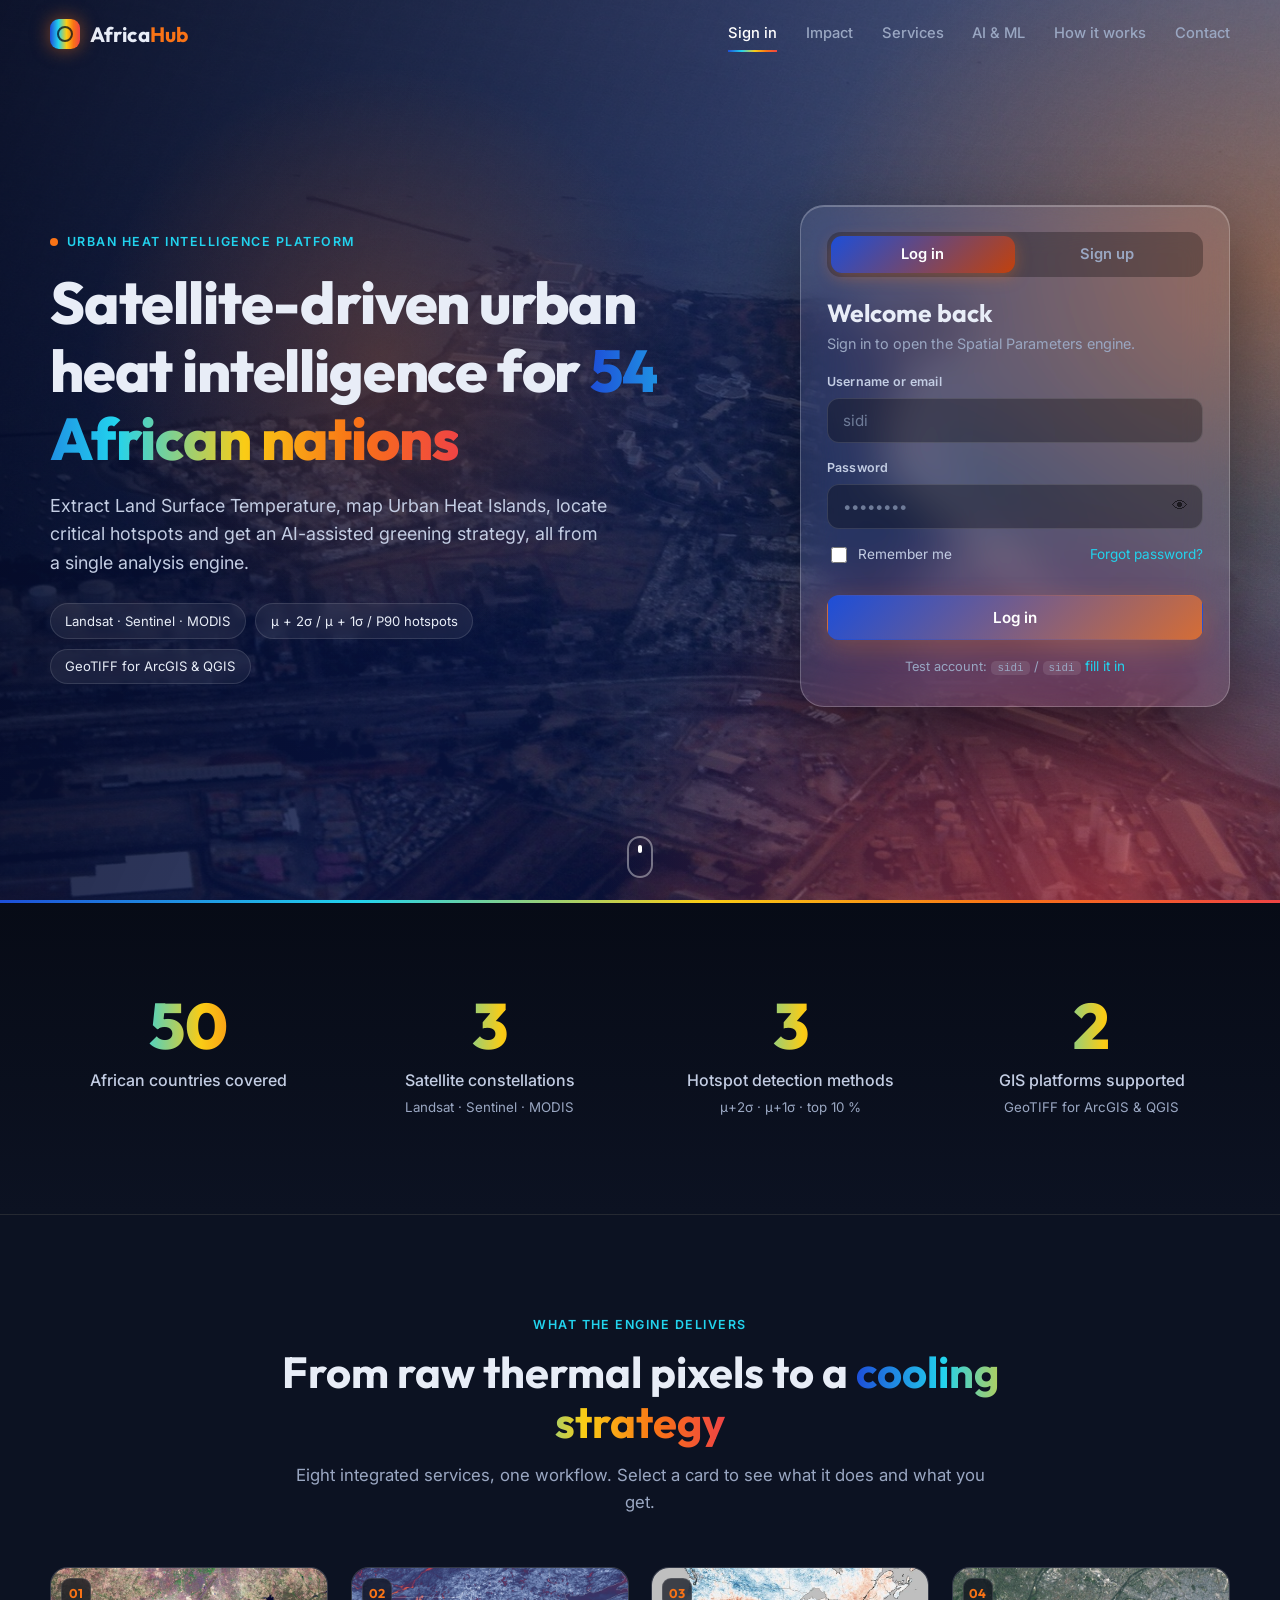
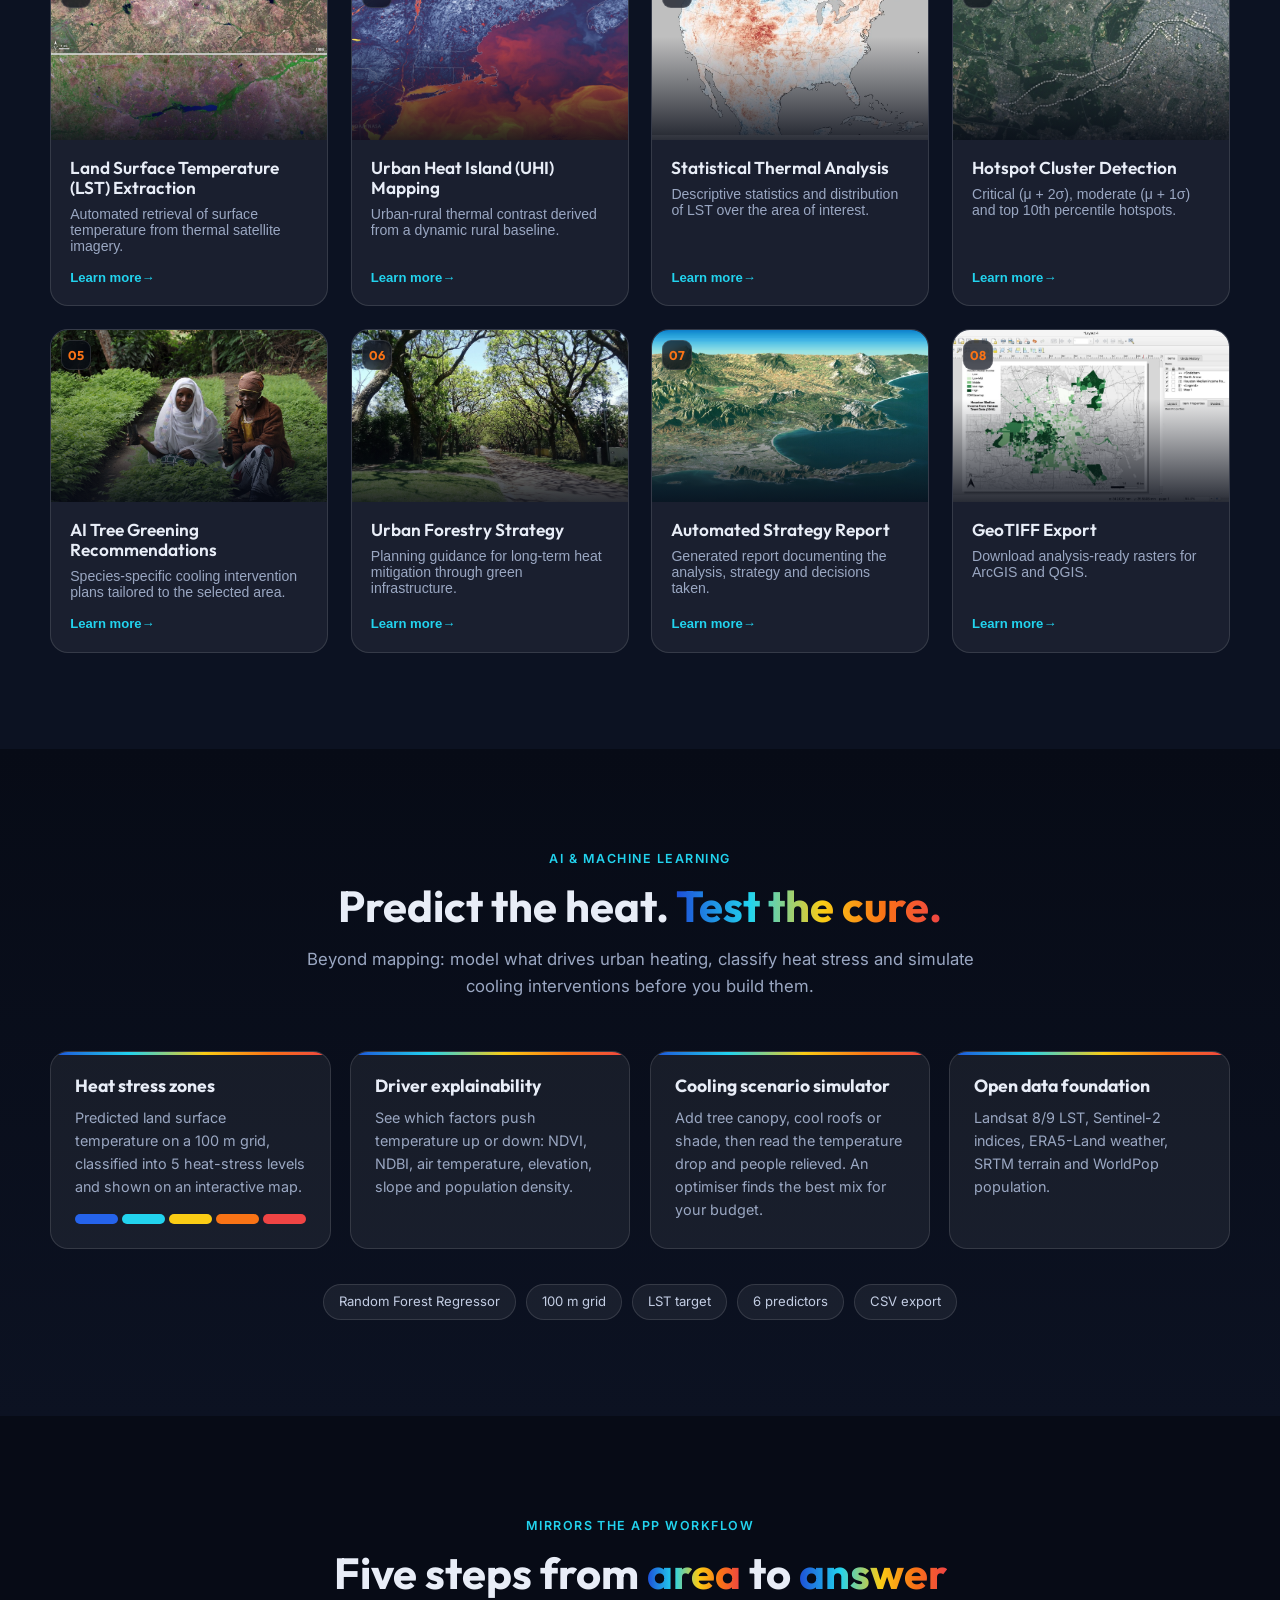
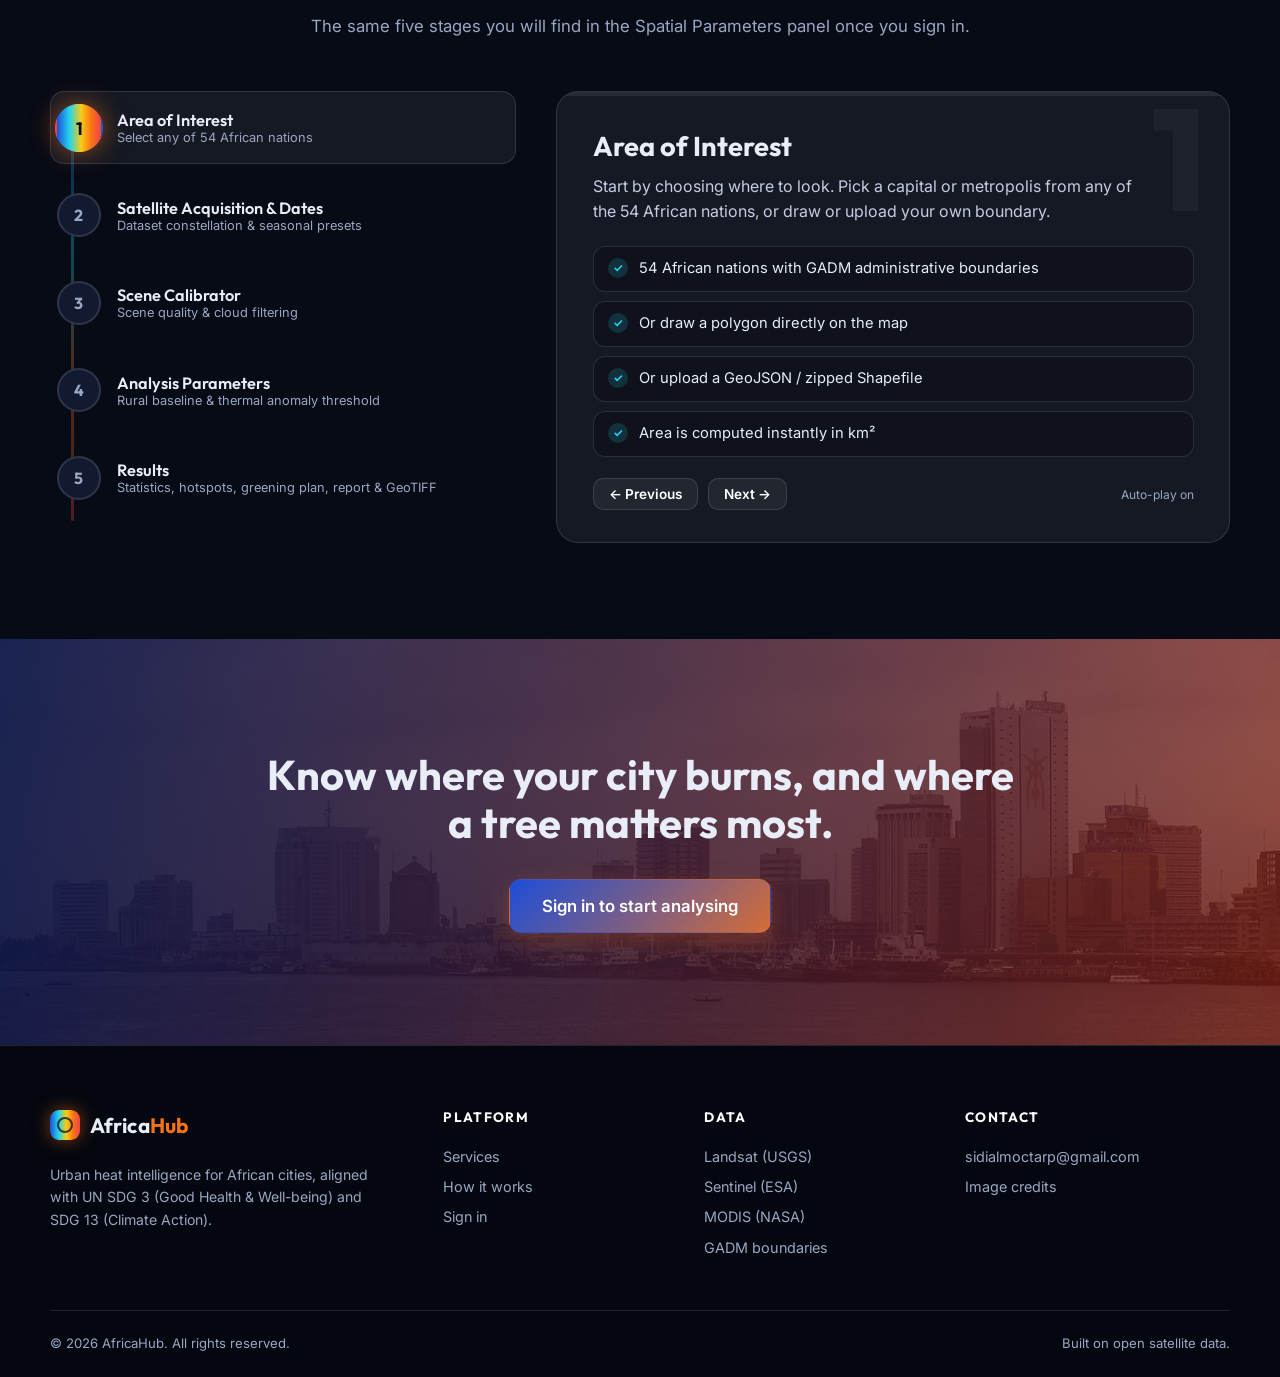
<file: index.html>
<!DOCTYPE html>
<html lang="en">
<head>
  <meta charset="UTF-8">
  <meta name="viewport" content="width=device-width, initial-scale=1.0">
  <title>AfricaHub | Urban Heat Intelligence Platform</title>
  <meta name="description" content="Satellite-driven urban heat intelligence for 54 African nations: LST, UHI mapping, hotspot detection, AI greening plans and GeoTIFF export.">

  <link rel="preconnect" href="https://fonts.googleapis.com">
  <link rel="preconnect" href="https://fonts.gstatic.com" crossorigin>
  <link href="https://fonts.googleapis.com/css2?family=Outfit:wght@300;400;500;600;700;800&family=Inter:wght@300;400;500;600&display=swap" rel="stylesheet">

  <link rel="stylesheet" href="css/landing.css?v=20261024">
</head>
<body>

  <!-- ====================== STICKY NAVIGATION ====================== -->
  <header class="nav" id="nav">
    <div class="nav-inner">
      <a href="#home" class="brand" aria-label="AfricaHub home">
        <span class="brand-mark"></span>
        <span class="brand-name">Africa<b>Hub</b></span>
      </a>
      <nav class="nav-links" id="nav-links" aria-label="Main">
        <a href="#home" data-spy="home">Sign in</a>
        <a href="#impact" data-spy="impact">Impact</a>
        <a href="#services" data-spy="services">Services</a>
        <a href="#ai" data-spy="ai">AI &amp; ML</a>
        <a href="#how" data-spy="how">How it works</a>
        <a href="#contact" data-spy="contact">Contact</a>
        <a href="app.html" class="btn btn-sm nav-open" id="nav-open" hidden>Open the app →</a>
      </nav>
      <button class="nav-toggle" id="nav-toggle" aria-label="Toggle menu" aria-expanded="false"><span></span><span></span><span></span></button>
    </div>
  </header>

  <!-- ====================== HERO + AUTHENTICATION ====================== -->
  <section class="hero" id="home">
    <div class="hero-bg" id="hero-bg" style="background-image:url('images/login-bg.jpg')"></div>
    <div class="hero-heat"></div>
    <div class="hero-glow" id="hero-glow"></div>

    <div class="hero-inner">
      <div class="hero-copy">
        <span class="eyebrow"><i class="pulse"></i> Urban Heat Intelligence Platform</span>
        <h1>Satellite-driven urban heat intelligence for <span class="heat-text">54 African nations</span></h1>
        <p class="lead">Extract Land Surface Temperature, map Urban Heat Islands, locate critical hotspots and get an AI-assisted greening strategy, all from a single analysis engine.</p>
        <ul class="hero-points">
          <li>Landsat · Sentinel · MODIS</li>
          <li>μ + 2σ / μ + 1σ / P90 hotspots</li>
          <li>GeoTIFF for ArcGIS &amp; QGIS</li>
        </ul>
      </div>

      <!-- Glassmorphism auth card -->
      <div class="auth-card" id="auth-card">
        <div class="auth-tabs" role="tablist">
          <button class="auth-tab active" role="tab" data-tab="login" aria-selected="true">Log in</button>
          <button class="auth-tab" role="tab" data-tab="signup" aria-selected="false">Sign up</button>
          <span class="auth-tab-ink" id="tab-ink"></span>
        </div>

        <div class="auth-panels" id="auth-panels">

          <!-- LOG IN -->
          <form class="auth-panel active" id="login-form" data-panel="login" novalidate autocomplete="on">
            <h2>Welcome back</h2>
            <p class="auth-sub">Sign in to open the Spatial Parameters engine.</p>

            <label class="field">
              <span>Username or email</span>
              <input type="text" id="login-id" autocomplete="username" placeholder="sidi" required>
            </label>
            <label class="field">
              <span>Password</span>
              <div class="pw-wrap">
                <input type="password" id="login-pw" autocomplete="current-password" placeholder="••••••••" required>
                <button type="button" class="pw-eye" data-eye="login-pw" aria-label="Show password">👁</button>
              </div>
            </label>

            <div class="row-between">
              <label class="check"><input type="checkbox" id="login-remember"><span>Remember me</span></label>
              <button type="button" class="link" id="forgot-open">Forgot password?</button>
            </div>

            <div class="form-msg" id="login-msg" role="alert" aria-live="polite"></div>
            <button type="submit" class="btn btn-primary btn-block" id="login-btn"><span class="btn-label">Log in</span><i class="btn-spin"></i></button>
            <p class="hint">Test account: <code>sidi</code> / <code>sidi</code> <button type="button" class="link" id="fill-demo">fill it in</button></p>
          </form>

          <!-- SIGN UP -->
          <form class="auth-panel" id="signup-form" data-panel="signup" novalidate autocomplete="on">
            <h2>Create your account</h2>
            <p class="auth-sub">Free access to the thermal analysis engine.</p>

            <label class="field">
              <span>Username</span>
              <input type="text" id="su-user" autocomplete="username" placeholder="3+ letters, numbers, . _ -">
              <small class="field-msg" id="su-user-msg"></small>
            </label>
            <label class="field">
              <span>Email</span>
              <input type="email" id="su-email" autocomplete="email" placeholder="you@organisation.org">
              <small class="field-msg" id="su-email-msg"></small>
            </label>
            <label class="field">
              <span>Password</span>
              <div class="pw-wrap">
                <input type="password" id="su-pw" autocomplete="new-password" placeholder="Min. 8 characters">
                <button type="button" class="pw-eye" data-eye="su-pw" aria-label="Show password">👁</button>
              </div>
              <div class="meter" aria-hidden="true"><i></i><i></i><i></i><i></i></div>
              <small class="field-msg" id="su-pw-msg">Use 8+ characters with upper/lower case, a number and a symbol.</small>
            </label>
            <label class="field">
              <span>Confirm password</span>
              <div class="pw-wrap">
                <input type="password" id="su-pw2" autocomplete="new-password" placeholder="Repeat password">
                <button type="button" class="pw-eye" data-eye="su-pw2" aria-label="Show password">👁</button>
              </div>
              <small class="field-msg" id="su-pw2-msg"></small>
            </label>

            <div class="form-msg" id="signup-msg" role="alert" aria-live="polite"></div>
            <button type="submit" class="btn btn-primary btn-block" id="signup-btn" disabled><span class="btn-label">Create account</span><i class="btn-spin"></i></button>
          </form>

          <!-- FORGOT PASSWORD -->
          <form class="auth-panel" id="forgot-form" data-panel="forgot" novalidate>
            <h2>Reset password</h2>
            <p class="auth-sub">Enter your account email and we'll send reset instructions.</p>
            <label class="field">
              <span>Email</span>
              <input type="email" id="forgot-email" placeholder="you@organisation.org" autocomplete="email">
            </label>
            <div class="form-msg" id="forgot-msg" role="alert" aria-live="polite"></div>
            <button type="submit" class="btn btn-primary btn-block"><span class="btn-label">Send reset link</span></button>
            <button type="button" class="link center" id="forgot-back">← Back to log in</button>
            <p class="hint">Demo build: no email server is connected, so no message is actually sent.</p>
          </form>

        </div>
      </div>
    </div>

    <a href="#impact" class="scroll-cue" aria-label="Scroll to content"><span></span></a>
  </section>

  <!-- ====================== KEY FIGURES ====================== -->
  <section class="stats" id="impact">
    <div class="wrap">
      <div class="stat-grid">
        <div class="stat reveal">
          <div class="stat-num"><span data-count="54">0</span></div>
          <div class="stat-label">African countries covered</div>
        </div>
        <div class="stat reveal" style="--d:.1s">
          <div class="stat-num"><span data-count="3">0</span></div>
          <div class="stat-label">Satellite constellations<br><small>Landsat · Sentinel · MODIS</small></div>
        </div>
        <div class="stat reveal" style="--d:.2s">
          <div class="stat-num"><span data-count="3">0</span></div>
          <div class="stat-label">Hotspot detection methods<br><small>μ+2σ · μ+1σ · top 10 %</small></div>
        </div>
        <div class="stat reveal" style="--d:.3s">
          <div class="stat-num"><span data-count="2">0</span></div>
          <div class="stat-label">GIS platforms supported<br><small>GeoTIFF for ArcGIS &amp; QGIS</small></div>
        </div>
      </div>
    </div>
  </section>

  <!-- ====================== SERVICES ====================== -->
  <section class="section" id="services">
    <div class="wrap">
      <div class="section-head reveal">
        <span class="eyebrow">What the engine delivers</span>
        <h2>From raw thermal pixels to a <span class="heat-text">cooling strategy</span></h2>
        <p>Eight integrated services, one workflow. Select a card to see what it does and what you get.</p>
      </div>
      <div class="cards" id="cards"><!-- cards injected by js/landing.js from the SERVICES list --></div>
    </div>
  </section>

  <!-- Service detail dialog -->
  <div class="modal" id="svc-modal" aria-hidden="true">
    <div class="modal-card" role="dialog" aria-modal="true" aria-labelledby="svc-title">
      <button class="modal-close" id="svc-close" aria-label="Close">✕</button>
      <div class="modal-img" id="svc-img"></div>
      <div class="modal-body">
        <span class="chip" id="svc-chip"></span>
        <h3 id="svc-title"></h3>
        <p id="svc-desc"></p>
        <ul id="svc-list"></ul>
        <a href="#home" class="btn btn-primary" id="svc-cta">Try it in the app</a>
      </div>
    </div>
  </div>

  <!-- ====================== AI / ML HEAT MODELLING ====================== -->
  <section class="section" id="ai">
    <div class="wrap">
      <div class="section-head reveal">
        <span class="eyebrow">AI &amp; machine learning</span>
        <h2>Predict the heat. <span class="heat-text">Test the cure.</span></h2>
        <p>Beyond mapping: model what drives urban heating, classify heat stress and simulate cooling interventions before you build them.</p>
      </div>
      <div class="ai-grid">
        <article class="ai-card reveal">
          <h3>Heat stress zones</h3>
          <p>Predicted land surface temperature on a 100 m grid, classified into 5 heat-stress levels and shown on an interactive map.</p>
          <div class="ai-ramp"><i style="background:#2563eb"></i><i style="background:#22d3ee"></i><i style="background:#facc15"></i><i style="background:#f97316"></i><i style="background:#ef4444"></i></div>
        </article>
        <article class="ai-card reveal" style="--d:.08s">
          <h3>Driver explainability</h3>
          <p>See which factors push temperature up or down: NDVI, NDBI, air temperature, elevation, slope and population density.</p>
        </article>
        <article class="ai-card reveal" style="--d:.16s">
          <h3>Cooling scenario simulator</h3>
          <p>Add tree canopy, cool roofs or shade, then read the temperature drop and people relieved. An optimiser finds the best mix for your budget.</p>
        </article>
        <article class="ai-card reveal" style="--d:.24s">
          <h3>Open data foundation</h3>
          <p>Landsat 8/9 LST, Sentinel-2 indices, ERA5-Land weather, SRTM terrain and WorldPop population.</p>
        </article>
      </div>
      <div class="ai-chips reveal">
        <span>Random Forest Regressor</span><span>100 m grid</span><span>LST target</span><span>6 predictors</span><span>CSV export</span>
      </div>
    </div>
  </section>

  <!-- ====================== HOW IT WORKS ====================== -->
  <section class="section section-dark" id="how">
    <div class="wrap">
      <div class="section-head reveal">
        <span class="eyebrow">Mirrors the app workflow</span>
        <h2>Five steps from <span class="heat-text">area</span> to <span class="heat-text">answer</span></h2>
        <p>The same five stages you will find in the Spatial Parameters panel once you sign in.</p>
      </div>

      <div class="timeline reveal" id="timeline">
        <ol class="steps" id="steps"></ol>
        <div class="step-panel" id="step-panel" aria-live="polite">
          <div class="step-progress"><i id="step-bar"></i></div>
          <div class="step-panel-body">
            <span class="step-big" id="sp-num">1</span>
            <h3 id="sp-title"></h3>
            <p id="sp-desc"></p>
            <ul id="sp-list"></ul>
            <div class="step-nav">
              <button class="btn btn-ghost btn-sm" id="sp-prev">← Previous</button>
              <button class="btn btn-ghost btn-sm" id="sp-next">Next →</button>
              <span class="step-auto" id="sp-auto">Auto-play on</span>
            </div>
          </div>
        </div>
      </div>
    </div>
  </section>

  <!-- ====================== CALL TO ACTION ====================== -->
  <section class="cta">
    <div class="cta-bg" style="background-image:url('images/city-lagos.jpg')"></div>
    <div class="cta-shade"></div>
    <div class="wrap cta-inner reveal">
      <h2>Know where your city burns, and where a tree matters most.</h2>
      <a href="#home" class="btn btn-primary btn-lg" id="cta-signin">Sign in to start analysing</a>
    </div>
  </section>

  <!-- ====================== FOOTER ====================== -->
  <footer class="footer" id="contact">
    <div class="wrap footer-grid">
      <div>
        <a href="#home" class="brand"><span class="brand-mark"></span><span class="brand-name">Africa<b>Hub</b></span></a>
        <p class="footer-about">Urban heat intelligence for African cities, aligned with UN SDG 3 (Good Health &amp; Well-being) and SDG 13 (Climate Action).</p>
      </div>
      <div>
        <h4>Platform</h4>
        <a href="#services">Services</a>
        <a href="#how">How it works</a>
        <a href="#home">Sign in</a>
      </div>
      <div>
        <h4>Data</h4>
        <a href="https://www.usgs.gov/landsat-missions" target="_blank" rel="noopener">Landsat (USGS)</a>
        <a href="https://sentinel.esa.int/" target="_blank" rel="noopener">Sentinel (ESA)</a>
        <a href="https://modis.gsfc.nasa.gov/" target="_blank" rel="noopener">MODIS (NASA)</a>
        <a href="https://gadm.org/" target="_blank" rel="noopener">GADM boundaries</a>
      </div>
      <div>
        <h4>Contact</h4>
        <a href="mailto:sidialmoctarp@gmail.com">sidialmoctarp@gmail.com</a>
        <a href="images/CREDITS.md" target="_blank" rel="noopener">Image credits</a>
      </div>
    </div>
    <div class="wrap footer-base">
      <span>© <span id="year"></span> AfricaHub. All rights reserved.</span>
      <span>Built on open satellite data.</span>
    </div>
  </footer>

  <!-- Full-screen transition played after a successful login -->
  <div class="enter" id="enter" aria-hidden="true">
    <div class="enter-core">
      <div class="enter-ring"></div>
      <div class="enter-title">Initialising thermal engine</div>
      <div class="enter-sub" id="enter-sub">Authenticating…</div>
    </div>
  </div>

  <script src="js/auth.js?v=20261024"></script>
  <script src="js/landing.js?v=20261024"></script>
</body>
</html>
</file>
<file: css/landing.css>
/* ==========================================================================
   AfricaHub – landing + authentication styles
   Palette: thermal map (deep blue → cyan → orange → red) on a dark base.
   ========================================================================== */

:root {
  --bg: #070b16;
  --bg-2: #0c1222;
  --panel: rgba(255, 255, 255, 0.06);
  --line: rgba(255, 255, 255, 0.12);
  --text: #e8edf7;
  --muted: #9aa7c2;
  --blue: #1d4ed8;
  --cyan: #22d3ee;
  --orange: #f97316;
  --red: #ef4444;
  --ok: #22c55e;
  --heat: linear-gradient(90deg, #1d4ed8 0%, #22d3ee 28%, #facc15 55%, #f97316 78%, #ef4444 100%);
  --radius: 18px;
  --font-head: 'Outfit', system-ui, sans-serif;
  --font-body: 'Inter', system-ui, sans-serif;
  --nav-h: 68px;
}

*, *::before, *::after { box-sizing: border-box; }
html { scroll-behavior: smooth; scroll-padding-top: var(--nav-h); }
body {
  margin: 0; background: var(--bg); color: var(--text);
  font-family: var(--font-body); line-height: 1.6; -webkit-font-smoothing: antialiased;
  overflow-x: hidden;
}
img { max-width: 100%; display: block; }
a { color: inherit; text-decoration: none; }
h1, h2, h3, h4 { font-family: var(--font-head); line-height: 1.15; margin: 0; }
p { margin: 0; }
code { background: rgba(255,255,255,.1); padding: 1px 6px; border-radius: 5px; font-size: .85em; }
.wrap { width: min(1180px, 100% - 32px); margin-inline: auto; }
[hidden] { display: none !important; }

.heat-text { background: var(--heat); -webkit-background-clip: text; background-clip: text; color: transparent; }
.eyebrow {
  display: inline-flex; align-items: center; gap: .55rem; font-size: .78rem; font-weight: 600;
  letter-spacing: .12em; text-transform: uppercase; color: var(--cyan);
}
.pulse { width: 8px; height: 8px; border-radius: 50%; background: var(--orange); box-shadow: 0 0 0 0 rgba(249,115,22,.7); animation: pulse 2s infinite; }
@keyframes pulse { 70% { box-shadow: 0 0 0 10px rgba(249,115,22,0); } 100% { box-shadow: 0 0 0 0 rgba(249,115,22,0); } }

/* ---------- Buttons ---------- */
.btn {
  display: inline-flex; align-items: center; justify-content: center; gap: .5rem;
  padding: .75rem 1.4rem; border-radius: 12px; border: 1px solid transparent;
  font: 600 .95rem var(--font-body); color: #fff; cursor: pointer;
  transition: transform .2s, box-shadow .2s, background .2s, border-color .2s;
}
.btn-primary { background: linear-gradient(135deg, #1d4ed8, #f97316 120%); box-shadow: 0 8px 24px rgba(249,115,22,.25); }
.btn-primary:hover:not(:disabled) { transform: translateY(-2px); box-shadow: 0 12px 30px rgba(249,115,22,.4); }
.btn:disabled { opacity: .5; cursor: not-allowed; }
.btn-ghost { background: var(--panel); border-color: var(--line); }
.btn-ghost:hover { border-color: var(--cyan); }
.btn-sm { padding: .45rem .95rem; font-size: .85rem; border-radius: 10px; }
.btn-lg { padding: 1rem 2rem; font-size: 1.05rem; }
.btn-block { width: 100%; }
.btn-spin { display: none; width: 16px; height: 16px; border: 2px solid rgba(255,255,255,.4); border-top-color: #fff; border-radius: 50%; animation: spin .7s linear infinite; }
.btn.loading .btn-spin { display: inline-block; }
@keyframes spin { to { transform: rotate(360deg); } }
.link { background: none; border: 0; padding: 0; color: var(--cyan); font: inherit; font-size: .85rem; cursor: pointer; }
.link:hover { text-decoration: underline; }
.link.center { display: block; margin: 1rem auto 0; }

/* ---------- Navigation ---------- */
.nav { position: fixed; inset: 0 0 auto 0; height: var(--nav-h); z-index: 50; transition: background .3s, box-shadow .3s, backdrop-filter .3s; }
.nav.scrolled { background: rgba(7,11,22,.82); backdrop-filter: blur(14px); box-shadow: 0 1px 0 var(--line); }
.nav-inner { width: min(1180px, 100% - 32px); height: 100%; margin-inline: auto; display: flex; align-items: center; justify-content: space-between; }
.brand { display: inline-flex; align-items: center; gap: .6rem; }
.brand-mark { width: 30px; height: 30px; border-radius: 9px; background: var(--heat); box-shadow: 0 0 18px rgba(249,115,22,.5); position: relative; }
.brand-mark::after { content: ""; position: absolute; inset: 7px; border-radius: 50%; border: 2px solid rgba(7,11,22,.75); }
.brand-name { font: 700 1.3rem var(--font-head); letter-spacing: .01em; }
.brand-name b { color: var(--orange); font-weight: 700; }
.nav-links { display: flex; align-items: center; gap: 1.8rem; }
.nav-links a:not(.btn) { font-size: .92rem; font-weight: 500; color: var(--muted); position: relative; transition: color .2s; }
.nav-links a:not(.btn)::after { content: ""; position: absolute; left: 0; right: 0; bottom: -6px; height: 2px; background: var(--heat); transform: scaleX(0); transform-origin: left; transition: transform .3s; }
.nav-links a:not(.btn):hover, .nav-links a.active { color: #fff; }
.nav-links a:not(.btn):hover::after, .nav-links a.active::after { transform: scaleX(1); }
.nav-toggle { display: none; width: 42px; height: 42px; background: var(--panel); border: 1px solid var(--line); border-radius: 10px; cursor: pointer; flex-direction: column; gap: 5px; align-items: center; justify-content: center; }
.nav-toggle span { width: 18px; height: 2px; background: #fff; transition: transform .3s, opacity .3s; }
.nav-toggle[aria-expanded="true"] span:nth-child(1) { transform: translateY(7px) rotate(45deg); }
.nav-toggle[aria-expanded="true"] span:nth-child(2) { opacity: 0; }
.nav-toggle[aria-expanded="true"] span:nth-child(3) { transform: translateY(-7px) rotate(-45deg); }

/* ---------- Hero ---------- */
.hero { position: relative; min-height: 100vh; min-height: 100svh; display: flex; align-items: center; padding: calc(var(--nav-h) + 24px) 0 80px; overflow: hidden; isolation: isolate; }
.hero-bg { position: absolute; inset: -8% 0; background-size: cover; background-position: center; z-index: -4; will-change: transform; filter: saturate(.9) contrast(1.05); }
.hero-heat {
  position: absolute; inset: 0; z-index: -3;
  background:
    radial-gradient(60% 70% at 85% 100%, rgba(239,68,68,.55), transparent 65%),
    radial-gradient(55% 60% at 100% 30%, rgba(249,115,22,.35), transparent 70%),
    linear-gradient(115deg, rgba(5,10,35,.94) 0%, rgba(8,20,70,.82) 45%, rgba(10,25,80,.55) 100%);
  animation: heat-drift 14s ease-in-out infinite alternate;
}
@keyframes heat-drift { to { filter: hue-rotate(-14deg) brightness(1.08); } }
.hero-glow { position: absolute; inset: 0; z-index: -2; pointer-events: none; background: radial-gradient(420px circle at var(--mx, 30%) var(--my, 40%), rgba(249,115,22,.22), transparent 70%); transition: background .15s; }
.hero-inner { width: min(1180px, 100% - 32px); margin-inline: auto; display: grid; grid-template-columns: 1.1fr .9fr; gap: 3.5rem; align-items: center; }
.hero-copy h1 { font-size: clamp(2.2rem, 4.6vw, 3.8rem); font-weight: 800; margin: 1rem 0 1.2rem; letter-spacing: -.02em; }
.lead { font-size: 1.12rem; color: #c3cde3; max-width: 560px; }
.hero-points { list-style: none; padding: 0; margin: 1.6rem 0 0; display: flex; flex-wrap: wrap; gap: .6rem; }
.hero-points li { padding: .4rem .9rem; border-radius: 999px; background: var(--panel); border: 1px solid var(--line); font-size: .82rem; backdrop-filter: blur(6px); }
.scroll-cue { position: absolute; bottom: 22px; left: 50%; width: 26px; height: 42px; margin-left: -13px; border: 2px solid rgba(255,255,255,.4); border-radius: 14px; }
.scroll-cue span { position: absolute; top: 7px; left: 50%; width: 4px; height: 8px; margin-left: -2px; border-radius: 2px; background: #fff; animation: cue 1.6s infinite; }
@keyframes cue { 0% { opacity: 1; transform: translateY(0); } 100% { opacity: 0; transform: translateY(14px); } }

/* ---------- Auth card (glassmorphism) ---------- */
.auth-card {
  width: min(430px, 100%); justify-self: end; padding: 1.6rem 1.6rem 1.8rem;
  background: rgba(255,255,255,.08); border: 1px solid rgba(255,255,255,.22);
  border-radius: 24px; backdrop-filter: blur(22px) saturate(140%); -webkit-backdrop-filter: blur(22px) saturate(140%);
  box-shadow: 0 30px 80px rgba(0,0,0,.45), inset 0 1px 0 rgba(255,255,255,.25);
}
.auth-card.shake { animation: shake .45s; }
@keyframes shake { 20%,60% { transform: translateX(-9px); } 40%,80% { transform: translateX(9px); } }
.auth-tabs { position: relative; display: grid; grid-template-columns: 1fr 1fr; padding: 4px; background: rgba(0,0,0,.28); border-radius: 14px; margin-bottom: 1.4rem; }
.auth-tab { position: relative; z-index: 1; padding: .6rem; background: none; border: 0; color: var(--muted); font: 600 .92rem var(--font-body); cursor: pointer; transition: color .3s; }
.auth-tab.active { color: #fff; }
.auth-tab-ink { position: absolute; top: 4px; bottom: 4px; left: 4px; width: calc(50% - 4px); border-radius: 11px; background: linear-gradient(135deg, #1d4ed8, #c2410c); box-shadow: 0 4px 16px rgba(249,115,22,.35); transition: transform .45s cubic-bezier(.65,0,.25,1); }
.auth-tabs.signup .auth-tab-ink { transform: translateX(100%); }
.auth-tabs.hide { display: none; }

.auth-panels { position: relative; transition: height .4s ease; }
.auth-panel { display: none; opacity: 0; transform: translateX(24px); }
.auth-panel.active { display: block; animation: panel-in .45s cubic-bezier(.2,.8,.2,1) forwards; }
.auth-panel.from-left.active { animation-name: panel-in-left; }
@keyframes panel-in { from { opacity: 0; transform: translateX(26px); } to { opacity: 1; transform: none; } }
@keyframes panel-in-left { from { opacity: 0; transform: translateX(-26px); } to { opacity: 1; transform: none; } }
.auth-panel h2 { font-size: 1.55rem; }
.auth-sub { color: var(--muted); font-size: .9rem; margin: .25rem 0 1.1rem; }

.field { display: block; margin-bottom: .95rem; }
.field > span { display: block; font-size: .78rem; font-weight: 600; color: #c3cde3; margin-bottom: .35rem; letter-spacing: .02em; }
.field input[type=text], .field input[type=email], .field input[type=password] {
  width: 100%; padding: .75rem .95rem; color: #fff; font: .95rem var(--font-body);
  background: rgba(0,0,0,.3); border: 1px solid var(--line); border-radius: 12px; outline: none;
  transition: border-color .2s, box-shadow .2s, background .2s;
}
.field input::placeholder { color: #6e7b98; }
.field input:focus { border-color: var(--cyan); box-shadow: 0 0 0 3px rgba(34,211,238,.18); background: rgba(0,0,0,.4); }
.field input.valid   { border-color: var(--ok); }
.field input.invalid { border-color: var(--red); }
.pw-wrap { position: relative; }
.pw-wrap input { padding-right: 2.8rem; }
.pw-eye { position: absolute; right: 6px; top: 50%; transform: translateY(-50%); width: 34px; height: 34px; background: none; border: 0; cursor: pointer; opacity: .6; font-size: 1rem; }
.pw-eye:hover, .pw-eye.on { opacity: 1; }
.field-msg { display: block; min-height: 1.1em; margin-top: .3rem; font-size: .75rem; color: var(--muted); }
.field-msg.bad { color: #fca5a5; }
.field-msg.good { color: #86efac; }

.meter { display: grid; grid-template-columns: repeat(4, 1fr); gap: 5px; margin-top: .5rem; }
.meter i { height: 5px; border-radius: 3px; background: rgba(255,255,255,.14); transition: background .3s; }
.meter[data-s="1"] i:nth-child(-n+1) { background: var(--red); }
.meter[data-s="2"] i:nth-child(-n+2) { background: var(--orange); }
.meter[data-s="3"] i:nth-child(-n+3) { background: #facc15; }
.meter[data-s="4"] i:nth-child(-n+4) { background: var(--ok); }

.row-between { display: flex; justify-content: space-between; align-items: center; margin: .2rem 0 1rem; gap: .5rem; }
.check { display: inline-flex; align-items: center; gap: .5rem; font-size: .85rem; color: #c3cde3; cursor: pointer; }
.check input { accent-color: var(--orange); width: 16px; height: 16px; }
.form-msg { min-height: 0; margin-bottom: .8rem; padding: 0; border-radius: 10px; font-size: .85rem; max-height: 0; overflow: hidden; opacity: 0; transition: all .3s; }
.form-msg.show { max-height: 90px; opacity: 1; padding: .6rem .85rem; }
.form-msg.err { background: rgba(239,68,68,.16); border: 1px solid rgba(239,68,68,.5); color: #fecaca; }
.form-msg.ok  { background: rgba(34,197,94,.14); border: 1px solid rgba(34,197,94,.5); color: #bbf7d0; }
.hint { margin-top: 1rem; text-align: center; font-size: .8rem; color: var(--muted); }

/* ---------- Stats ---------- */
.stats { position: relative; padding: 4.5rem 0; background: linear-gradient(180deg, var(--bg) 0%, var(--bg-2) 100%); border-bottom: 1px solid var(--line); }
.stats::before { content: ""; position: absolute; inset: 0 0 auto 0; height: 3px; background: var(--heat); }
.stat-grid { display: grid; grid-template-columns: repeat(4, 1fr); gap: 1.5rem; }
.stat { text-align: center; padding: 1.4rem 1rem; border-radius: var(--radius); }
.stat-num { font: 800 clamp(2.8rem, 5vw, 4.2rem)/1 var(--font-head); background: var(--heat); -webkit-background-clip: text; background-clip: text; color: transparent; }
.stat-label { margin-top: .6rem; color: #c3cde3; font-weight: 500; }
.stat-label small { color: var(--muted); font-weight: 400; }

/* ---------- Sections ---------- */
.section { padding: 6rem 0; background: var(--bg-2); }
.section-dark { background: var(--bg); }
.section-head { max-width: 720px; margin: 0 auto 3.2rem; text-align: center; }
.section-head h2 { font-size: clamp(1.9rem, 3.4vw, 2.8rem); font-weight: 700; margin: .7rem 0 .9rem; }
.section-head p { color: var(--muted); font-size: 1.05rem; }

/* scroll reveal */
.reveal { opacity: 0; transform: translateY(34px); transition: opacity .8s cubic-bezier(.2,.8,.2,1) var(--d, 0s), transform .8s cubic-bezier(.2,.8,.2,1) var(--d, 0s); }
.reveal.in { opacity: 1; transform: none; }

/* ---------- Service cards ---------- */
.cards { display: grid; grid-template-columns: repeat(4, 1fr); gap: 1.4rem; }
.card {
  position: relative; display: flex; flex-direction: column; text-align: left; padding: 0; cursor: pointer; color: inherit;
  background: var(--panel); border: 1px solid var(--line); border-radius: var(--radius); overflow: hidden;
  transition: transform .35s cubic-bezier(.2,.8,.2,1), box-shadow .35s, border-color .35s;
}
.card:hover, .card:focus-visible { transform: translateY(-10px); border-color: rgba(249,115,22,.7); box-shadow: 0 24px 50px rgba(0,0,0,.5), 0 0 40px rgba(249,115,22,.18); outline: none; }
.card-img { position: relative; aspect-ratio: 16/10; overflow: hidden; background: #0a1230; }
.card-img img { width: 100%; height: 100%; object-fit: cover; transition: transform .8s cubic-bezier(.2,.8,.2,1), filter .5s; filter: saturate(.85); }
.card:hover .card-img img { transform: scale(1.12); filter: saturate(1.15); }
.card-img::after { content: ""; position: absolute; inset: 0; background: linear-gradient(180deg, transparent 40%, rgba(7,11,22,.85)); }
.card-idx { position: absolute; top: 10px; left: 10px; z-index: 1; width: 30px; height: 30px; display: grid; place-items: center; border-radius: 9px; background: rgba(7,11,22,.7); border: 1px solid var(--line); font: 700 .8rem var(--font-head); color: var(--orange); backdrop-filter: blur(6px); }
.card-body { padding: 1.1rem 1.2rem 1.3rem; display: flex; flex-direction: column; gap: .5rem; flex: 1; }
.card-body h3 { font-size: 1.08rem; font-weight: 600; }
.card-body p { color: var(--muted); font-size: .88rem; }
.card-more { margin-top: auto; padding-top: .5rem; font-size: .82rem; font-weight: 600; color: var(--cyan); }
.card-more::after { content: " →"; display: inline-block; transition: transform .3s; }
.card:hover .card-more::after { transform: translateX(6px); }
.card::before { content: ""; position: absolute; left: 0; right: 0; bottom: 0; height: 3px; background: var(--heat); transform: scaleX(0); transform-origin: left; transition: transform .5s; z-index: 2; }
.card:hover::before { transform: scaleX(1); }

/* ---------- Service modal ---------- */
.modal { position: fixed; inset: 0; z-index: 80; display: grid; place-items: center; padding: 16px; background: rgba(3,6,14,.78); backdrop-filter: blur(8px); opacity: 0; visibility: hidden; transition: opacity .3s, visibility .3s; }
.modal.open { opacity: 1; visibility: visible; }
.modal-card { position: relative; width: min(860px, 100%); max-height: 92vh; overflow: auto; display: grid; grid-template-columns: 1fr 1.1fr; background: #0d1426; border: 1px solid var(--line); border-radius: 22px; box-shadow: 0 40px 100px rgba(0,0,0,.6); transform: translateY(30px) scale(.96); transition: transform .4s cubic-bezier(.2,.8,.2,1); }
.modal.open .modal-card { transform: none; }
.modal-img { min-height: 280px; background-size: cover; background-position: center; }
.modal-body { padding: 2rem 1.8rem; display: flex; flex-direction: column; gap: .8rem; align-items: flex-start; }
.modal-body h3 { font-size: 1.5rem; }
.modal-body p { color: #c3cde3; }
.modal-body ul { margin: 0 0 .6rem; padding-left: 1.1rem; color: var(--muted); font-size: .92rem; }
.modal-body li { margin-bottom: .3rem; }
.modal-body li::marker { color: var(--orange); }
.chip { font-size: .72rem; font-weight: 700; letter-spacing: .1em; text-transform: uppercase; padding: .25rem .65rem; border-radius: 999px; background: rgba(249,115,22,.15); color: #fdba74; border: 1px solid rgba(249,115,22,.4); }
.modal-close { position: absolute; top: 12px; right: 12px; z-index: 2; width: 36px; height: 36px; border-radius: 50%; background: rgba(0,0,0,.55); border: 1px solid var(--line); color: #fff; cursor: pointer; }
.modal-close:hover { background: var(--red); }

/* ---------- Timeline ---------- */
.timeline { display: grid; grid-template-columns: .9fr 1.3fr; gap: 2.5rem; align-items: stretch; }
.steps { list-style: none; margin: 0; padding: 0; position: relative; display: flex; flex-direction: column; gap: .9rem; }
.steps::before { content: ""; position: absolute; left: 21px; top: 22px; bottom: 22px; width: 3px; border-radius: 2px; background: linear-gradient(180deg, var(--blue), var(--cyan), var(--orange), var(--red)); opacity: .3; }
.step-item { position: relative; display: flex; gap: 1rem; align-items: center; padding: .85rem 1rem .85rem .35rem; border-radius: 14px; border: 1px solid transparent; background: none; color: inherit; width: 100%; text-align: left; cursor: pointer; transition: background .3s, border-color .3s, transform .3s; }
.step-item:hover { background: var(--panel); transform: translateX(4px); }
.step-dot { flex: none; width: 44px; height: 44px; display: grid; place-items: center; border-radius: 50%; background: #121a31; border: 2px solid var(--line); font: 700 1rem var(--font-head); color: var(--muted); transition: all .35s; z-index: 1; }
.step-item.done .step-dot { border-color: var(--cyan); color: var(--cyan); }
.step-item.active { background: var(--panel); border-color: var(--line); }
.step-item.active .step-dot { background: var(--heat); border-color: transparent; color: #0a0f1f; box-shadow: 0 0 22px rgba(249,115,22,.55); transform: scale(1.1); }
.step-name { font: 600 1.02rem var(--font-head); }
.step-tag { display: block; font-size: .8rem; color: var(--muted); font-family: var(--font-body); font-weight: 400; }
.step-panel { position: relative; overflow: hidden; background: var(--panel); border: 1px solid var(--line); border-radius: 22px; }
.step-progress { height: 4px; background: rgba(255,255,255,.08); }
.step-progress i { display: block; height: 100%; width: 0; background: var(--heat); }
.step-panel-body { position: relative; padding: 2.2rem 2.2rem 2rem; }
.step-big { position: absolute; right: 1.4rem; top: -.6rem; font: 800 9rem/1 var(--font-head); color: rgba(255,255,255,.04); pointer-events: none; }
.step-panel h3 { font-size: 1.7rem; margin-bottom: .7rem; }
.step-panel p { color: #c3cde3; max-width: 560px; }
.step-panel ul { list-style: none; padding: 0; margin: 1.3rem 0; display: grid; gap: .55rem; }
.step-panel li { display: flex; gap: .7rem; align-items: flex-start; padding: .65rem .9rem; background: rgba(0,0,0,.25); border: 1px solid var(--line); border-radius: 12px; font-size: .92rem; }
.step-panel li::before { content: "✓"; flex: none; width: 20px; height: 20px; display: grid; place-items: center; border-radius: 50%; background: rgba(34,211,238,.16); color: var(--cyan); font-size: .72rem; font-weight: 700; margin-top: 1px; }
.step-panel-body.swap > * { animation: swap .5s cubic-bezier(.2,.8,.2,1) both; }
.step-panel-body.swap > *:nth-child(3) { animation-delay: .05s; } .step-panel-body.swap > *:nth-child(4) { animation-delay: .1s; } .step-panel-body.swap > *:nth-child(5) { animation-delay: .15s; }
@keyframes swap { from { opacity: 0; transform: translateY(14px); } to { opacity: 1; transform: none; } }
.step-nav { display: flex; align-items: center; gap: .6rem; }
.step-auto { margin-left: auto; font-size: .75rem; color: var(--muted); }

/* ---------- CTA ---------- */
.cta { position: relative; padding: 7rem 0; text-align: center; overflow: hidden; isolation: isolate; }
.cta-bg { position: absolute; inset: 0; z-index: -2; background-size: cover; background-position: center; }
.cta-shade { position: absolute; inset: 0; z-index: -1; background: linear-gradient(100deg, rgba(10,20,70,.92), rgba(120,30,20,.78)); }
.cta h2 { font-size: clamp(1.7rem, 3.4vw, 2.6rem); max-width: 760px; margin: 0 auto 2rem; }

/* ---------- Footer ---------- */
.footer { background: #04070f; border-top: 1px solid var(--line); padding-top: 4rem; }
.footer-grid { display: grid; grid-template-columns: 1.6fr 1fr 1fr 1.2fr; gap: 2.5rem; padding-bottom: 3rem; }
.footer h4 { font-size: .85rem; letter-spacing: .1em; text-transform: uppercase; margin-bottom: 1rem; color: #fff; }
.footer-grid a:not(.brand) { display: block; color: var(--muted); font-size: .9rem; padding: .22rem 0; transition: color .2s, transform .2s; }
.footer-grid a:not(.brand):hover { color: var(--orange); transform: translateX(4px); }
.footer-about { color: var(--muted); font-size: .88rem; margin-top: 1rem; max-width: 320px; }
.footer-base { display: flex; justify-content: space-between; gap: 1rem; flex-wrap: wrap; padding: 1.4rem 0; border-top: 1px solid var(--line); font-size: .82rem; color: var(--muted); }

/* ---------- Post-login transition ---------- */
.enter { position: fixed; inset: 0; z-index: 200; display: grid; place-items: center; pointer-events: none; visibility: hidden; background: radial-gradient(circle at 50% 50%, #1d4ed8 0%, #0a1233 55%, #070b16 100%); clip-path: circle(0% at var(--ex, 50%) var(--ey, 50%)); }
.enter.go { visibility: visible; pointer-events: all; animation: iris 1s cubic-bezier(.65,0,.25,1) forwards; }
@keyframes iris { to { clip-path: circle(150% at var(--ex, 50%) var(--ey, 50%)); } }
.enter::after { content: ""; position: absolute; inset: 0; background: var(--heat); opacity: 0; mix-blend-mode: screen; }
.enter.go::after { animation: wash 1.6s ease-in-out .5s forwards; }
@keyframes wash { 50% { opacity: .35; } 100% { opacity: 0; } }
.enter-core { position: relative; z-index: 1; text-align: center; opacity: 0; }
.enter.go .enter-core { animation: fade-up .6s ease .6s forwards; }
@keyframes fade-up { from { opacity: 0; transform: translateY(16px); } to { opacity: 1; transform: none; } }
.enter-ring { width: 74px; height: 74px; margin: 0 auto 1.4rem; border-radius: 50%; border: 3px solid rgba(255,255,255,.2); border-top-color: var(--orange); border-right-color: var(--cyan); animation: spin 1s linear infinite; }
.enter-title { font: 700 1.5rem var(--font-head); }
.enter-sub { color: #c3cde3; margin-top: .4rem; font-size: .92rem; min-height: 1.4em; }

/* ---------- Responsive ---------- */
@media (max-width: 1080px) {
  .cards { grid-template-columns: repeat(3, 1fr); }
}
@media (max-width: 960px) {
  .hero { padding-bottom: 90px; }
  .hero-inner { grid-template-columns: 1fr; gap: 2.2rem; }
  .auth-card { justify-self: center; }
  .cards { grid-template-columns: repeat(2, 1fr); }
  .stat-grid { grid-template-columns: repeat(2, 1fr); }
  .timeline { grid-template-columns: 1fr; }
  .footer-grid { grid-template-columns: 1fr 1fr; }
  .modal-card { grid-template-columns: 1fr; }
  .modal-img { min-height: 190px; }

  .nav-toggle { display: flex; }
  .nav-links { position: fixed; inset: var(--nav-h) 0 auto 0; flex-direction: column; align-items: stretch; gap: 0; padding: .5rem 16px 1.2rem; background: rgba(7,11,22,.97); backdrop-filter: blur(14px); border-bottom: 1px solid var(--line); transform: translateY(-120%); transition: transform .4s cubic-bezier(.2,.8,.2,1); }
  .nav-links.open { transform: none; }
  .nav-links a:not(.btn) { padding: .9rem 0; border-bottom: 1px solid var(--line); }
  .nav-links a:not(.btn)::after { display: none; }
  .nav-open { margin-top: .9rem; }
  .nav { background: rgba(7,11,22,.7); backdrop-filter: blur(10px); }
}
@media (max-width: 560px) {
  .cards { grid-template-columns: 1fr; }
  .section { padding: 4rem 0; }
  .stat-grid { gap: .6rem; }
  .stat-label small { display: none; }
  .footer-grid { grid-template-columns: 1fr; }
  .step-panel-body { padding: 1.6rem 1.3rem; }
  .step-big { font-size: 6rem; }
  .auth-card { padding: 1.2rem 1.1rem 1.4rem; border-radius: 20px; }
}
@media (prefers-reduced-motion: reduce) {
  html { scroll-behavior: auto; }
  *, *::before, *::after { animation-duration: .01ms !important; animation-iteration-count: 1 !important; transition-duration: .01ms !important; }
  .reveal { opacity: 1; transform: none; }
}

/* ---------- AI / ML section ---------- */
#ai { background: linear-gradient(180deg, var(--bg) 0%, var(--bg-2) 100%); }
.ai-grid { display: grid; grid-template-columns: repeat(4, 1fr); gap: 1.2rem; }
.ai-card { padding: 1.5rem; border-radius: var(--radius); background: var(--panel); border: 1px solid var(--line); transition: transform .35s, border-color .35s, box-shadow .35s; position: relative; overflow: hidden; }
.ai-card::before { content: ""; position: absolute; inset: 0 0 auto 0; height: 3px; background: var(--heat); }
.ai-card:hover { transform: translateY(-8px); border-color: rgba(249,115,22,.6); box-shadow: 0 20px 44px rgba(0,0,0,.45); }
.ai-card h3 { font-size: 1.1rem; margin-bottom: .6rem; }
.ai-card p { color: var(--muted); font-size: .9rem; }
.ai-ramp { display: flex; gap: 4px; margin-top: 1rem; }
.ai-ramp i { flex: 1; height: 10px; border-radius: 5px; }
.ai-chips { display: flex; flex-wrap: wrap; justify-content: center; gap: .6rem; margin-top: 2.2rem; }
.ai-chips span { padding: .4rem .95rem; border-radius: 999px; background: var(--panel); border: 1px solid var(--line); font-size: .82rem; color: #c3cde3; }
@media (max-width: 960px) { .ai-grid { grid-template-columns: repeat(2, 1fr); } }
@media (max-width: 560px) { .ai-grid { grid-template-columns: 1fr; } }
</file>
